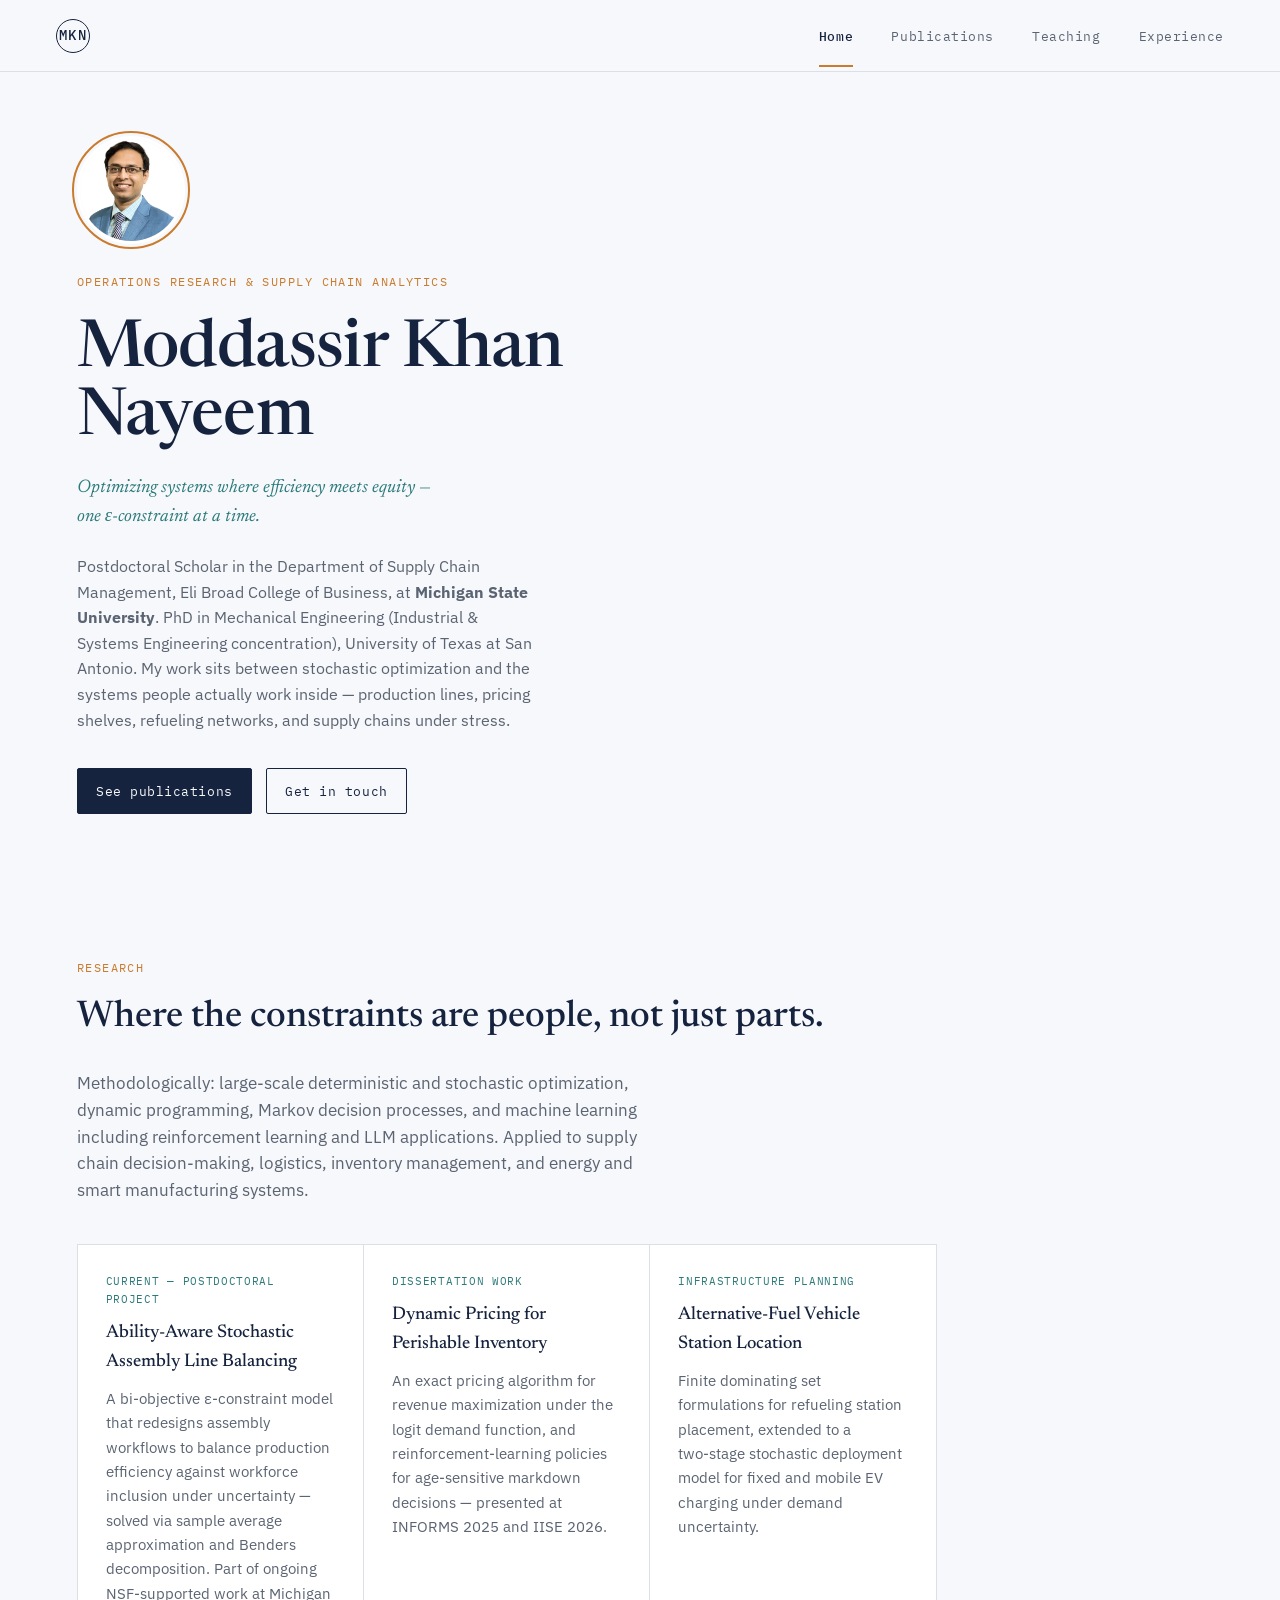
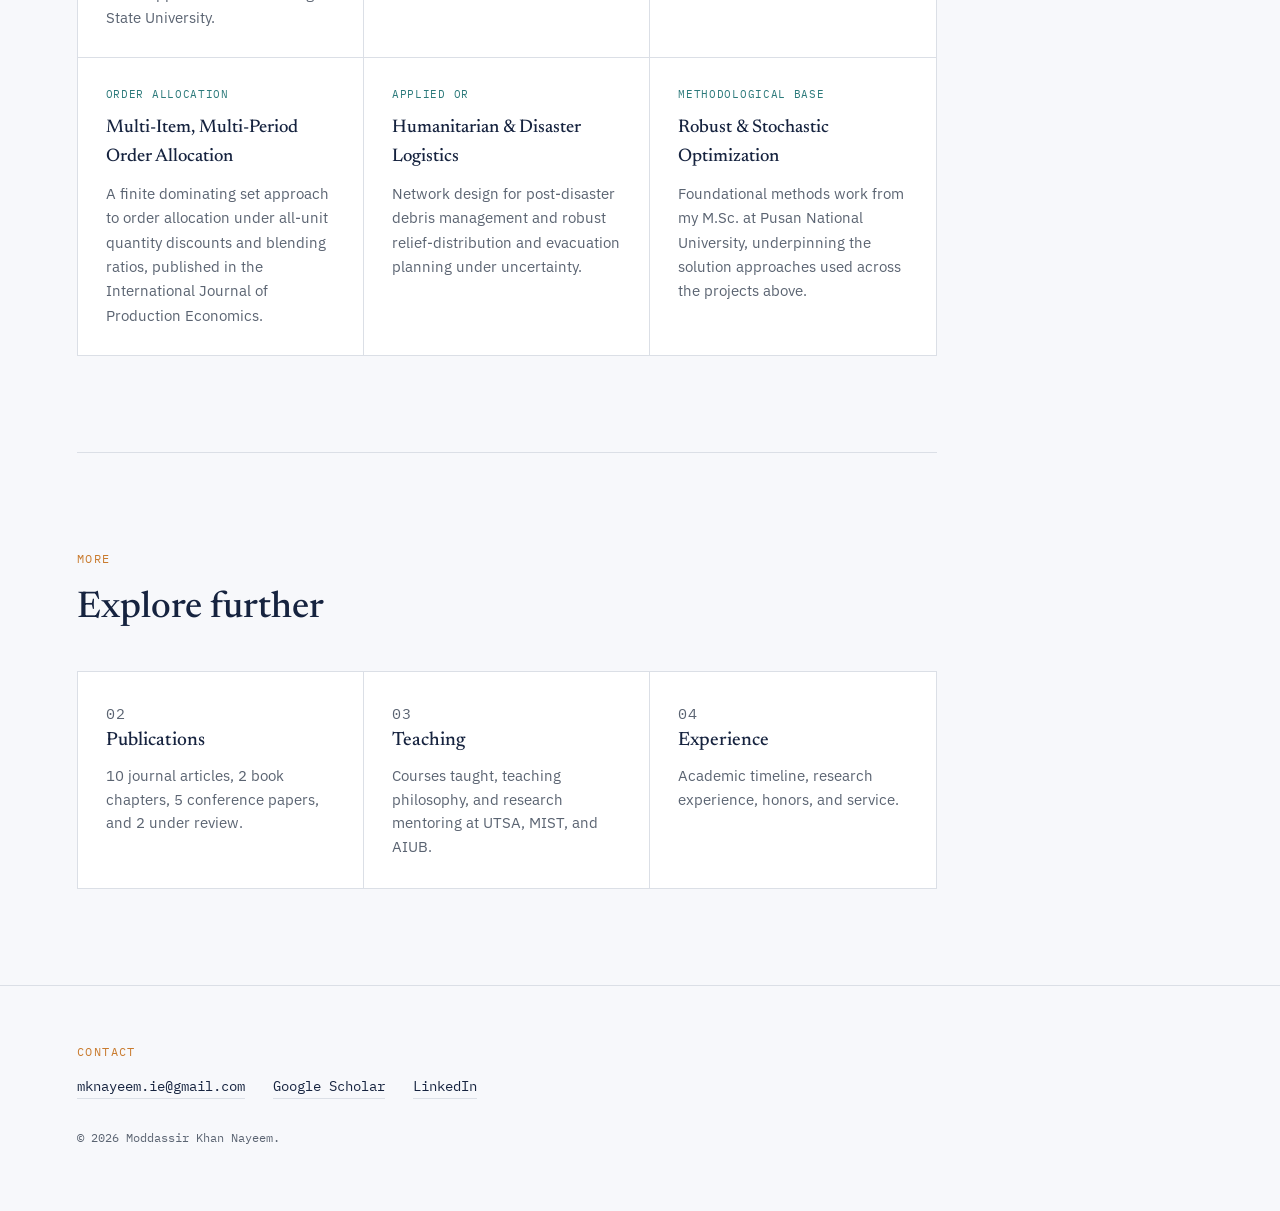
<file: index.html>
<!DOCTYPE html>
<html lang="en">
<head>
<meta charset="UTF-8">
<meta name="viewport" content="width=device-width, initial-scale=1.0">
<title>Moddassir Khan Nayeem — Operations Research</title>
<meta name="description" content="Moddassir Khan Nayeem — Postdoctoral Scholar, Supply Chain Management, Michigan State University. Stochastic optimization, dynamic pricing, and ability-aware workforce systems.">
<link rel="preconnect" href="https://fonts.googleapis.com">
<link rel="preconnect" href="https://fonts.gstatic.com" crossorigin>
<link href="https://fonts.googleapis.com/css2?family=Newsreader:ital,opsz,wght@0,6..72,400;0,6..72,500;0,6..72,600;1,6..72,400;1,6..72,500&family=IBM+Plex+Sans:wght@400;500;600&family=IBM+Plex+Mono:wght@400;500&display=swap" rel="stylesheet">
<link rel="stylesheet" href="styles.css">
</head>
<body>

<button class="nav-toggle" id="navToggle" aria-label="Open navigation" aria-expanded="false">
  <span></span><span></span><span></span>
</button>

<nav class="sidenav" id="sidenav" aria-label="Site navigation">
  <a class="sidenav-mark" href="index.html">MKN</a>
  <ul>
    <li><a href="index.html" class="navlink">Home</a></li>
    <li><a href="publications.html" class="navlink">Publications</a></li>
    <li><a href="teaching.html" class="navlink">Teaching</a></li>
    <li><a href="experience.html" class="navlink">Experience</a></li>
  </ul>
</nav>

<main>

  <!-- ===== HERO ===== -->
  <section id="top" class="hero" aria-labelledby="hero-heading">
    <div class="hero-text">
      <img src="headshot.jpg" alt="Portrait of Moddassir Khan Nayeem" class="hero-photo">
      <p class="eyebrow">Operations Research &amp; Supply Chain Analytics</p>
      <h1 id="hero-heading">Moddassir Khan<br>Nayeem</h1>
      <p class="hero-sub"><em>Optimizing systems where efficiency meets equity —<br>one ε‑constraint at a time.</em></p>
      <p class="hero-lede">
        Postdoctoral Scholar in the Department of Supply Chain Management, Eli Broad College of
        Business, at <strong>Michigan State University</strong>. PhD in Mechanical Engineering
        (Industrial &amp; Systems Engineering concentration), University of Texas at San Antonio.
        My work sits between stochastic optimization and the systems people actually work
        inside — production lines, pricing shelves, refueling networks, and supply chains
        under stress.
      </p>
      <div class="hero-actions">
        <a href="publications.html" class="btn btn-primary">See publications</a>
        <a href="#contact" class="btn btn-ghost">Get in touch</a>
      </div>
    </div>
  </section>

  <!-- ===== RESEARCH ===== -->
  <section id="research" class="section">
    <p class="eyebrow">Research</p>
    <h2>Where the constraints are people, not just parts.</h2>
    <p class="section-lede">
      Methodologically: large‑scale deterministic and stochastic optimization, dynamic
      programming, Markov decision processes, and machine learning including reinforcement
      learning and LLM applications. Applied to supply chain decision‑making, logistics,
      inventory management, and energy and smart manufacturing systems.
    </p>

    <div class="research-grid">
      <article class="research-card">
        <p class="card-tag">current — postdoctoral project</p>
        <h3>Ability‑Aware Stochastic Assembly Line Balancing</h3>
        <p>
          A bi‑objective ε‑constraint model that redesigns assembly workflows to balance
          production efficiency against workforce inclusion under uncertainty — solved via
          sample average approximation and Benders decomposition. Part of ongoing NSF‑supported
          work at Michigan State University.
        </p>
      </article>

      <article class="research-card">
        <p class="card-tag">dissertation work</p>
        <h3>Dynamic Pricing for Perishable Inventory</h3>
        <p>
          An exact pricing algorithm for revenue maximization under the logit demand function,
          and reinforcement‑learning policies for age‑sensitive markdown decisions — presented
          at INFORMS 2025 and IISE 2026.
        </p>
      </article>

      <article class="research-card">
        <p class="card-tag">infrastructure planning</p>
        <h3>Alternative‑Fuel Vehicle Station Location</h3>
        <p>
          Finite dominating set formulations for refueling station placement, extended to a
          two‑stage stochastic deployment model for fixed and mobile EV charging under demand
          uncertainty.
        </p>
      </article>

      <article class="research-card">
        <p class="card-tag">order allocation</p>
        <h3>Multi‑Item, Multi‑Period Order Allocation</h3>
        <p>
          A finite dominating set approach to order allocation under all‑unit quantity discounts
          and blending ratios, published in the International Journal of Production Economics.
        </p>
      </article>

      <article class="research-card">
        <p class="card-tag">applied OR</p>
        <h3>Humanitarian &amp; Disaster Logistics</h3>
        <p>
          Network design for post‑disaster debris management and robust relief‑distribution and
          evacuation planning under uncertainty.
        </p>
      </article>

      <article class="research-card">
        <p class="card-tag">methodological base</p>
        <h3>Robust &amp; Stochastic Optimization</h3>
        <p>
          Foundational methods work from my M.Sc. at Pusan National University, underpinning the
          solution approaches used across the projects above.
        </p>
      </article>
    </div>
  </section>

  <!-- ===== EXPLORE MORE ===== -->
  <section class="section explore-section">
    <p class="eyebrow">More</p>
    <h2>Explore further</h2>
    <div class="explore-grid">
      <a href="publications.html" class="explore-card">
        <p class="card-tag">02</p>
        <h3>Publications</h3>
        <p>10 journal articles, 2 book chapters, 5 conference papers, and 2 under review.</p>
      </a>
      <a href="teaching.html" class="explore-card">
        <p class="card-tag">03</p>
        <h3>Teaching</h3>
        <p>Courses taught, teaching philosophy, and research mentoring at UTSA, MIST, and AIUB.</p>
      </a>
      <a href="experience.html" class="explore-card">
        <p class="card-tag">04</p>
        <h3>Experience</h3>
        <p>Academic timeline, research experience, honors, and service.</p>
      </a>
    </div>
  </section>

</main>

<footer class="site-footer" id="contact">
  <p class="eyebrow">Contact</p>
  <ul class="footer-contact">
    <li><a href="mailto:mknayeem.ie@gmail.com">mknayeem.ie@gmail.com</a></li>
    <li><a href="https://scholar.google.com/citations?user=6gZgJ9kAAAAJ&hl=en">Google Scholar</a></li>
    <li><a href="https://www.linkedin.com/in/moddassir-khan-nayeem-074326132">LinkedIn</a></li>
  </ul>
  <p class="footer-note">© <span class="js-year"></span> Moddassir Khan Nayeem.</p>
</footer>

<script src="script.js"></script>
</body>
</html>
</file>
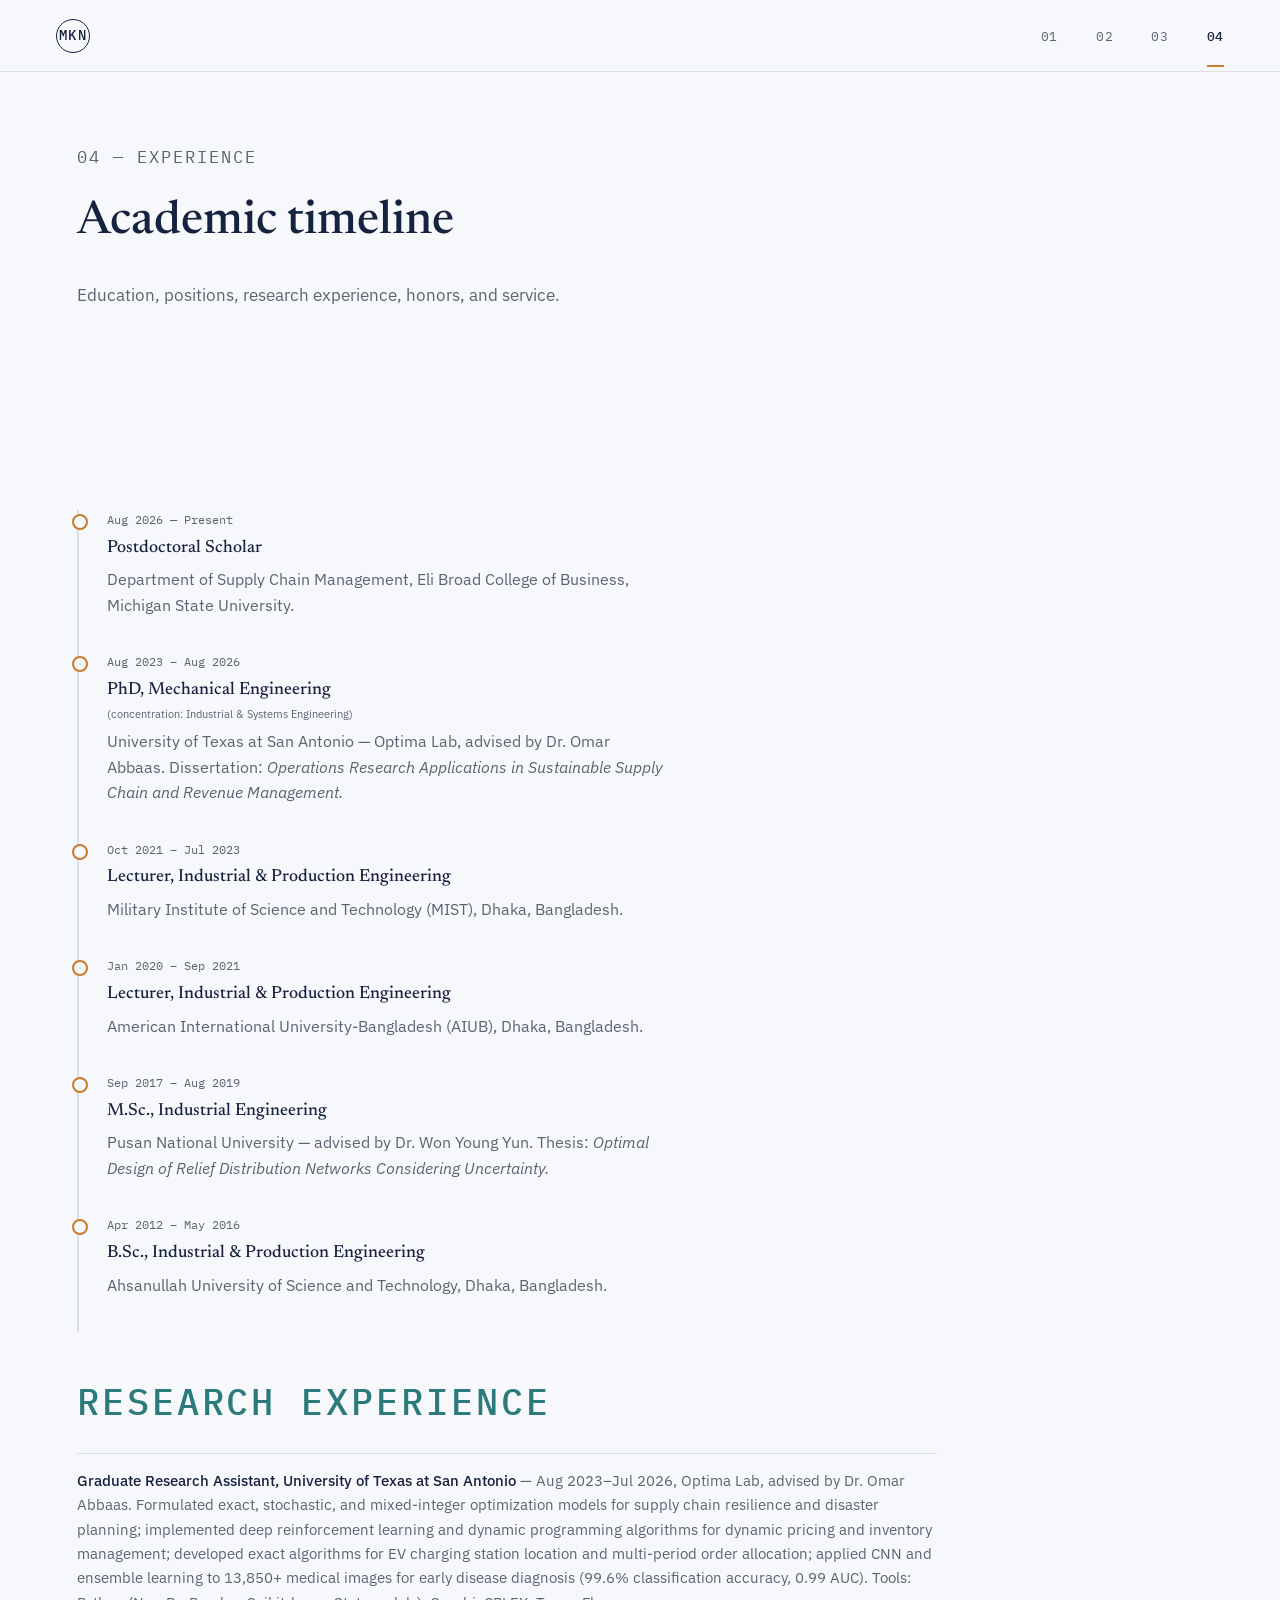
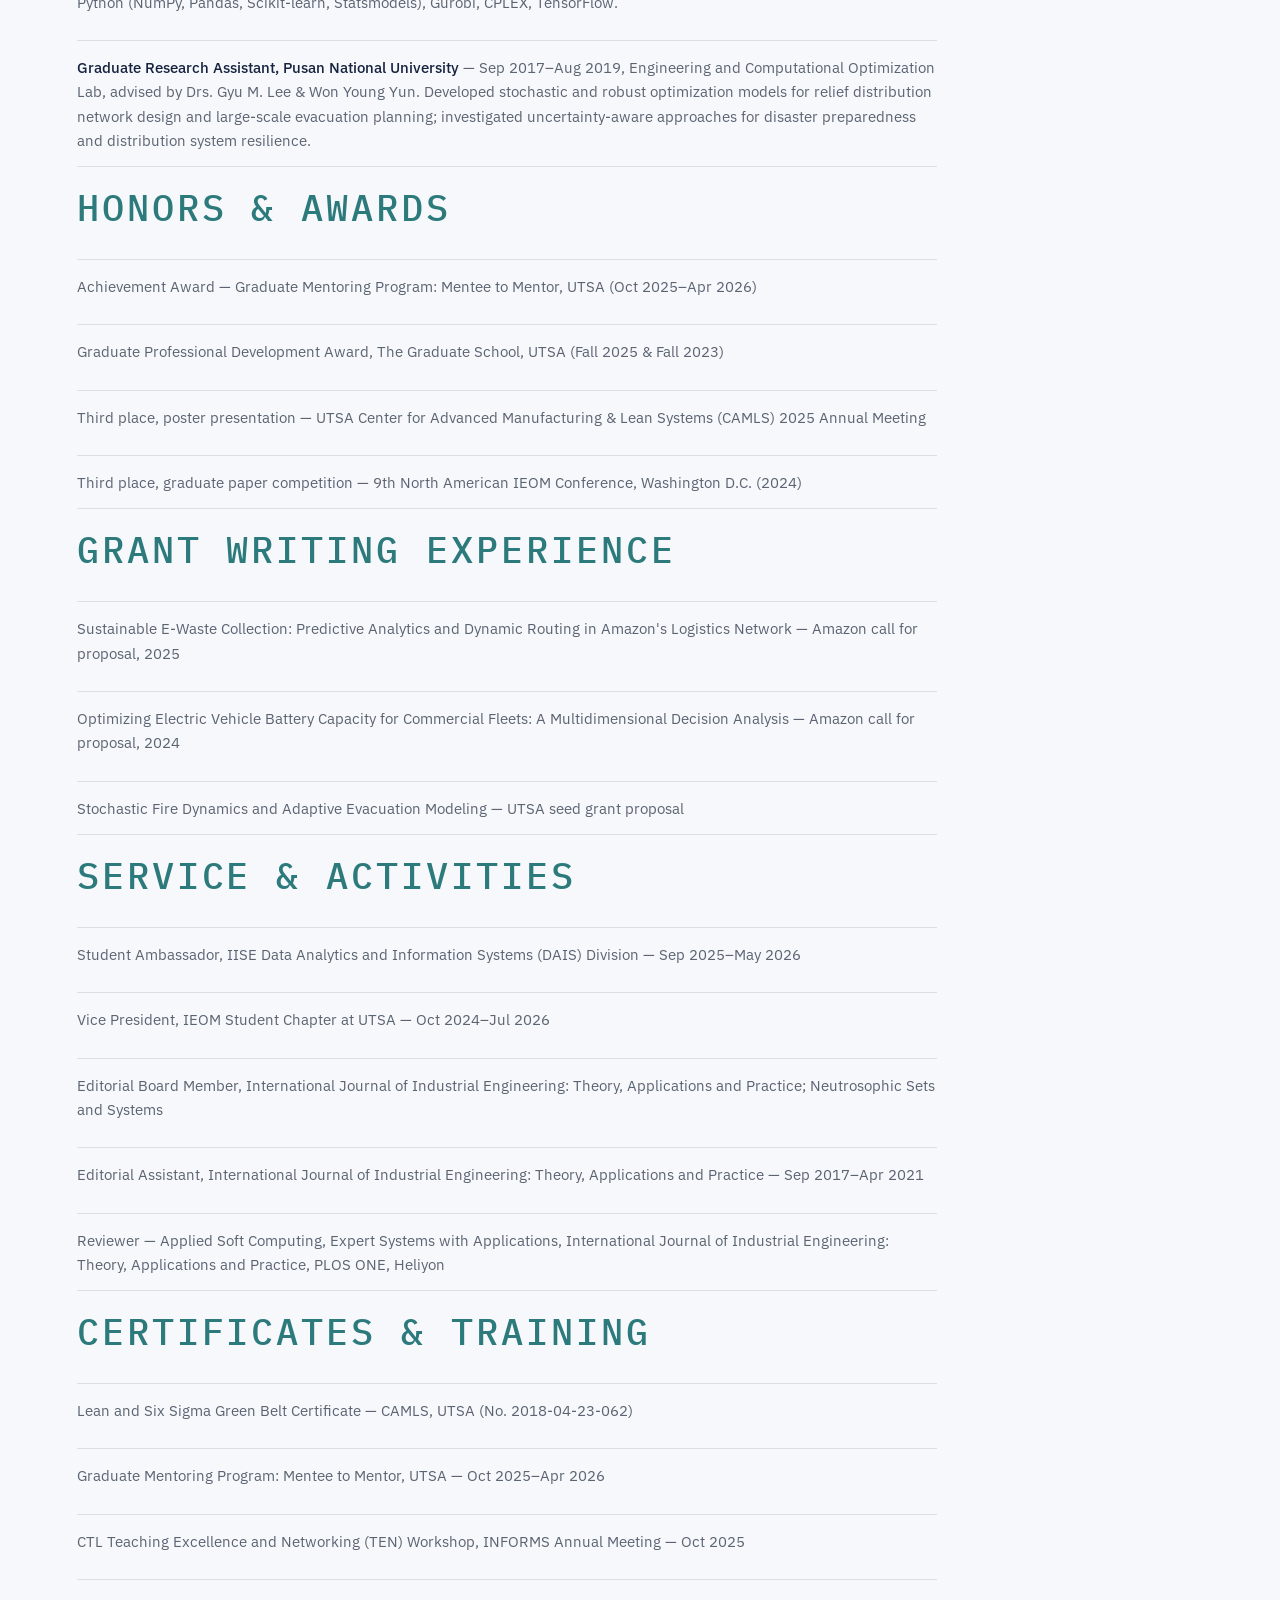
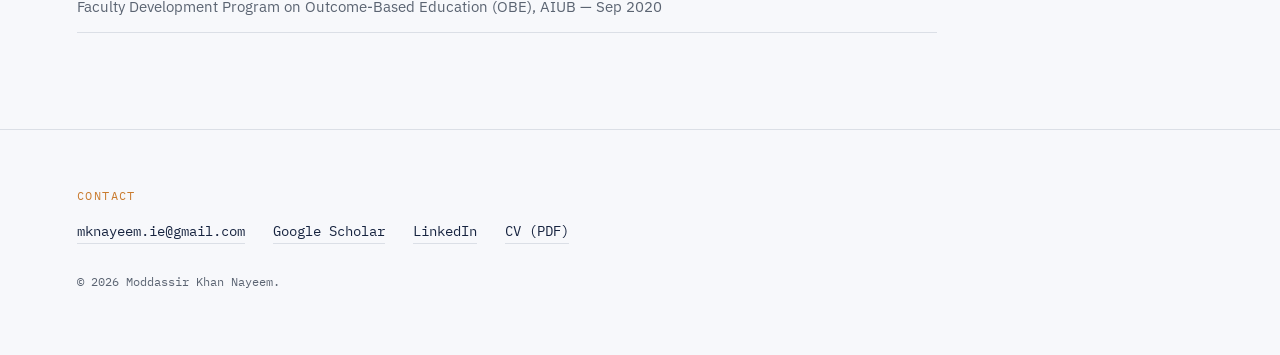
<file: experience.html>
<!DOCTYPE html>
<html lang="en">
<head>
<meta charset="UTF-8">
<meta name="viewport" content="width=device-width, initial-scale=1.0">
<title>Experience — Moddassir Khan Nayeem</title>
<meta name="description" content="Academic and research experience, honors, and service of Moddassir Khan Nayeem.">
<link rel="preconnect" href="https://fonts.googleapis.com">
<link rel="preconnect" href="https://fonts.gstatic.com" crossorigin>
<link href="https://fonts.googleapis.com/css2?family=Newsreader:ital,opsz,wght@0,6..72,400;0,6..72,500;0,6..72,600;1,6..72,400;1,6..72,500&family=IBM+Plex+Sans:wght@400;500;600&family=IBM+Plex+Mono:wght@400;500&display=swap" rel="stylesheet">
<link rel="stylesheet" href="styles.css">
</head>
<body>

<button class="nav-toggle" id="navToggle" aria-label="Open navigation" aria-expanded="false">
  <span></span><span></span><span></span>
</button>

<nav class="sidenav" id="sidenav" aria-label="Site navigation">
  <a class="sidenav-mark" href="index.html">MKN</a>
  <ul>
    <li><a href="index.html" class="navlink" data-label="Home">01</a></li>
    <li><a href="publications.html" class="navlink" data-label="Publications">02</a></li>
    <li><a href="teaching.html" class="navlink" data-label="Teaching">03</a></li>
    <li><a href="experience.html" class="navlink" data-label="Experience">04</a></li>
  </ul>
</nav>

<main>
  <header class="page-header">
    <p class="eyebrow">04 — Experience</p>
    <h1>Academic timeline</h1>
    <p>Education, positions, research experience, honors, and service.</p>
  </header>

  <section class="section">
    <ol class="timeline">
      <li class="timeline-item">
        <p class="tl-date">Aug 2026 — Present</p>
        <h3>Postdoctoral Scholar</h3>
        <p>Department of Supply Chain Management, Eli Broad College of Business, Michigan State University.</p>
      </li>
      <li class="timeline-item">
        <p class="tl-date">Aug 2023 – Aug 2026</p>
        <h3>PhD, Mechanical Engineering <span class="tl-note">(concentration: Industrial &amp; Systems Engineering)</span></h3>
        <p>University of Texas at San Antonio — Optima Lab, advised by Dr.&nbsp;Omar Abbaas. Dissertation: <em>Operations Research Applications in Sustainable Supply Chain and Revenue Management.</em></p>
      </li>
      <li class="timeline-item">
        <p class="tl-date">Oct 2021 – Jul 2023</p>
        <h3>Lecturer, Industrial &amp; Production Engineering</h3>
        <p>Military Institute of Science and Technology (MIST), Dhaka, Bangladesh.</p>
      </li>
      <li class="timeline-item">
        <p class="tl-date">Jan 2020 – Sep 2021</p>
        <h3>Lecturer, Industrial &amp; Production Engineering</h3>
        <p>American International University‑Bangladesh (AIUB), Dhaka, Bangladesh.</p>
      </li>
      <li class="timeline-item">
        <p class="tl-date">Sep 2017 – Aug 2019</p>
        <h3>M.Sc., Industrial Engineering</h3>
        <p>Pusan National University — advised by Dr.&nbsp;Won Young Yun. Thesis: <em>Optimal Design of Relief Distribution Networks Considering Uncertainty.</em></p>
      </li>
      <li class="timeline-item">
        <p class="tl-date">Apr 2012 – May 2016</p>
        <h3>B.Sc., Industrial &amp; Production Engineering</h3>
        <p>Ahsanullah University of Science and Technology, Dhaka, Bangladesh.</p>
      </li>
    </ol>

    <h2 class="subsection-title">Research experience</h2>
    <ul class="simple-list">
      <li>
        <strong>Graduate Research Assistant, University of Texas at San Antonio</strong> — Aug 2023–Jul 2026, Optima Lab, advised by Dr.&nbsp;Omar Abbaas.
        Formulated exact, stochastic, and mixed‑integer optimization models for supply chain
        resilience and disaster planning; implemented deep reinforcement learning and dynamic
        programming algorithms for dynamic pricing and inventory management; developed exact
        algorithms for EV charging station location and multi‑period order allocation; applied
        CNN and ensemble learning to 13,850+ medical images for early disease diagnosis (99.6%
        classification accuracy, 0.99 AUC). Tools: Python (NumPy, Pandas, Scikit‑learn,
        Statsmodels), Gurobi, CPLEX, TensorFlow.
      </li>
      <li>
        <strong>Graduate Research Assistant, Pusan National University</strong> — Sep 2017–Aug 2019, Engineering and Computational Optimization Lab, advised by Drs. Gyu M. Lee &amp; Won Young Yun.
        Developed stochastic and robust optimization models for relief distribution network
        design and large‑scale evacuation planning; investigated uncertainty‑aware approaches
        for disaster preparedness and distribution system resilience.
      </li>
    </ul>

    <h2 class="subsection-title">Honors &amp; awards</h2>
    <ul class="simple-list">
      <li>Achievement Award — Graduate Mentoring Program: Mentee to Mentor, UTSA (Oct 2025–Apr 2026)</li>
      <li>Graduate Professional Development Award, The Graduate School, UTSA (Fall 2025 &amp; Fall 2023)</li>
      <li>Third place, poster presentation — UTSA Center for Advanced Manufacturing &amp; Lean Systems (CAMLS) 2025 Annual Meeting</li>
      <li>Third place, graduate paper competition — 9th North American IEOM Conference, Washington D.C. (2024)</li>
    </ul>

    <h2 class="subsection-title">Grant writing experience</h2>
    <ul class="simple-list">
      <li>Sustainable E‑Waste Collection: Predictive Analytics and Dynamic Routing in Amazon's Logistics Network — Amazon call for proposal, 2025</li>
      <li>Optimizing Electric Vehicle Battery Capacity for Commercial Fleets: A Multidimensional Decision Analysis — Amazon call for proposal, 2024</li>
      <li>Stochastic Fire Dynamics and Adaptive Evacuation Modeling — UTSA seed grant proposal</li>
    </ul>

    <h2 class="subsection-title">Service &amp; activities</h2>
    <ul class="simple-list">
      <li>Student Ambassador, IISE Data Analytics and Information Systems (DAIS) Division — Sep 2025–May 2026</li>
      <li>Vice President, IEOM Student Chapter at UTSA — Oct 2024–Jul 2026</li>
      <li>Editorial Board Member, International Journal of Industrial Engineering: Theory, Applications and Practice; Neutrosophic Sets and Systems</li>
      <li>Editorial Assistant, International Journal of Industrial Engineering: Theory, Applications and Practice — Sep 2017–Apr 2021</li>
      <li>Reviewer — Applied Soft Computing, Expert Systems with Applications, International Journal of Industrial Engineering: Theory, Applications and Practice, PLOS ONE, Heliyon</li>
    </ul>

    <h2 class="subsection-title">Certificates &amp; training</h2>
    <ul class="simple-list">
      <li>Lean and Six Sigma Green Belt Certificate — CAMLS, UTSA (No. 2018‑04‑23‑062)</li>
      <li>Graduate Mentoring Program: Mentee to Mentor, UTSA — Oct 2025–Apr 2026</li>
      <li>CTL Teaching Excellence and Networking (TEN) Workshop, INFORMS Annual Meeting — Oct 2025</li>
      <li>Faculty Development Program on Outcome‑Based Education (OBE), AIUB — Sep 2020</li>
    </ul>
  </section>
</main>

<footer class="site-footer" id="contact">
  <p class="eyebrow">Contact</p>
  <ul class="footer-contact">
    <li><a href="mailto:mknayeem.ie@gmail.com">mknayeem.ie@gmail.com</a></li>
    <li><a href="https://scholar.google.com/citations?user=6gZgJ9kAAAAJ&hl=en">Google Scholar</a></li>
    <li><a href="https://www.linkedin.com/in/moddassir-khan-nayeem-074326132">LinkedIn</a></li>
    <li><a href="cv.pdf">CV (PDF)</a></li>
  </ul>
  <p class="footer-note">© <span class="js-year"></span> Moddassir Khan Nayeem.</p>
</footer>

<script src="script.js"></script>
</body>
</html>
</file>
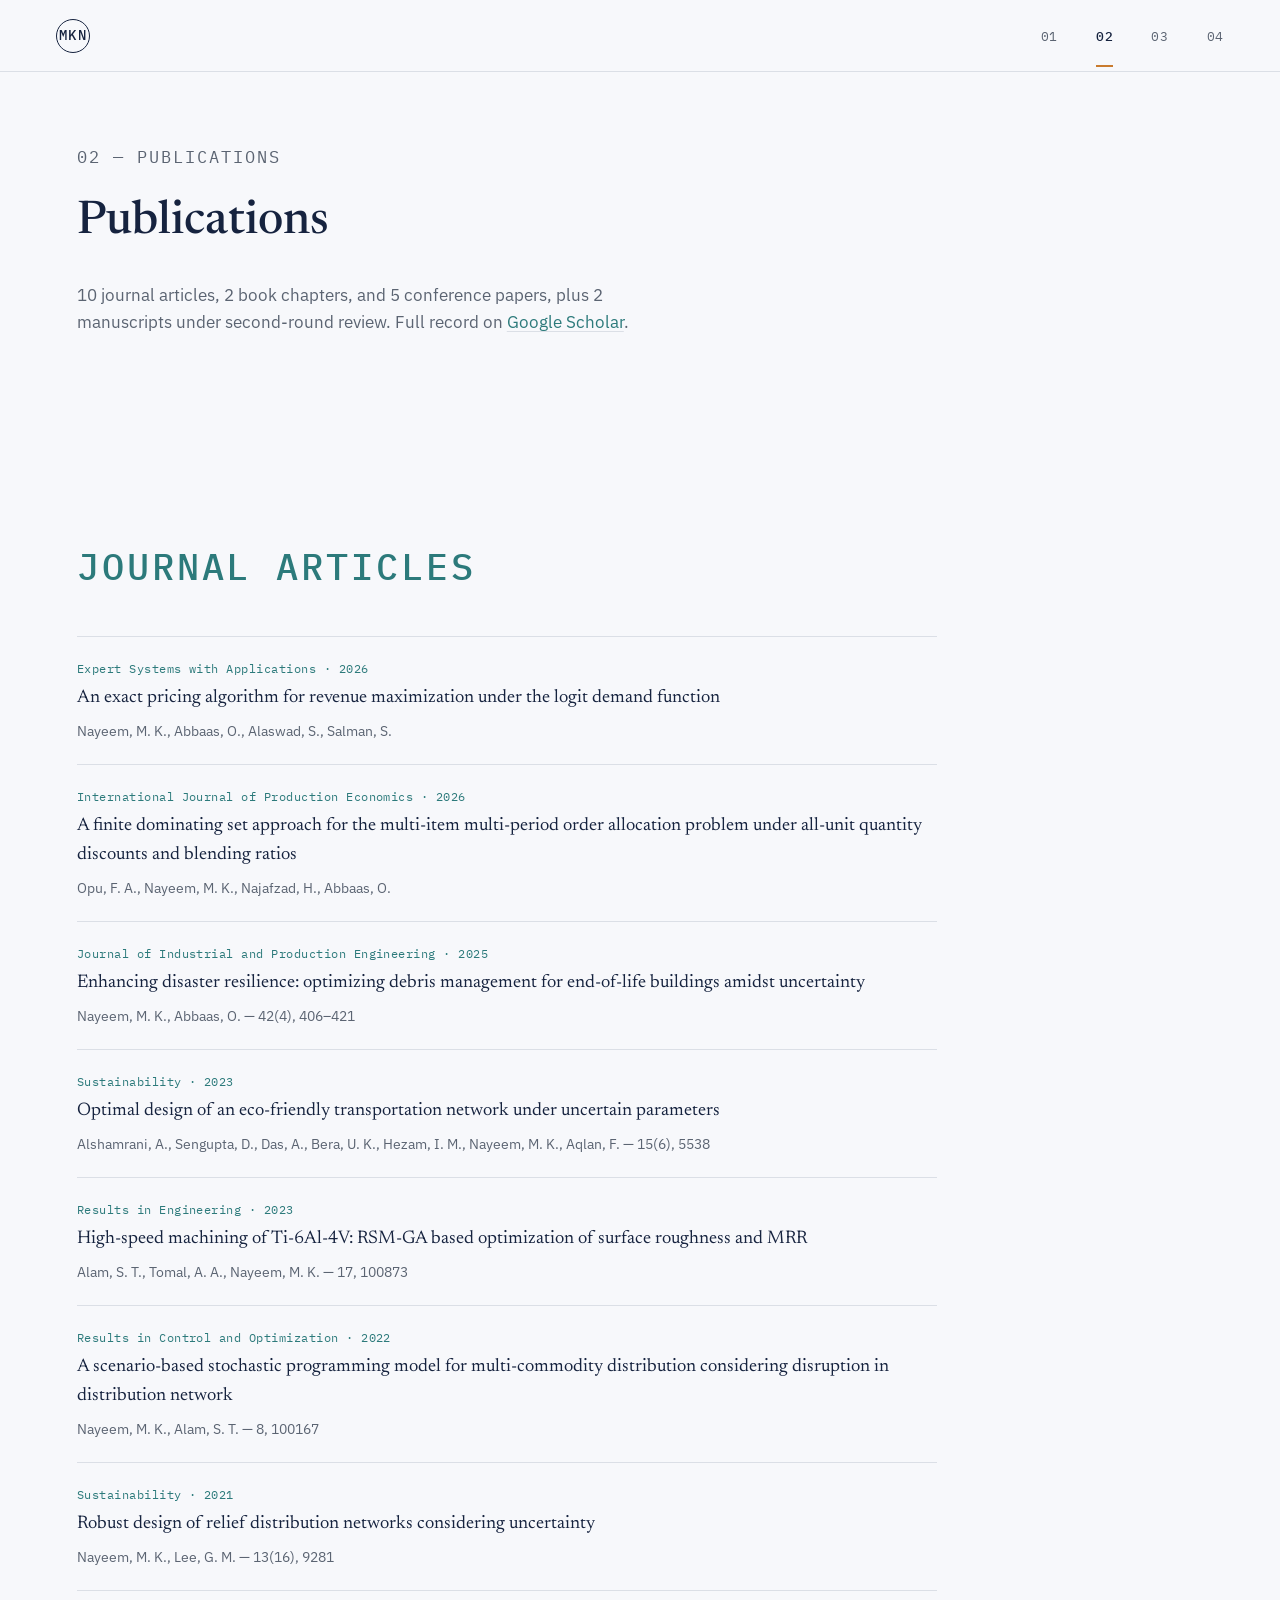
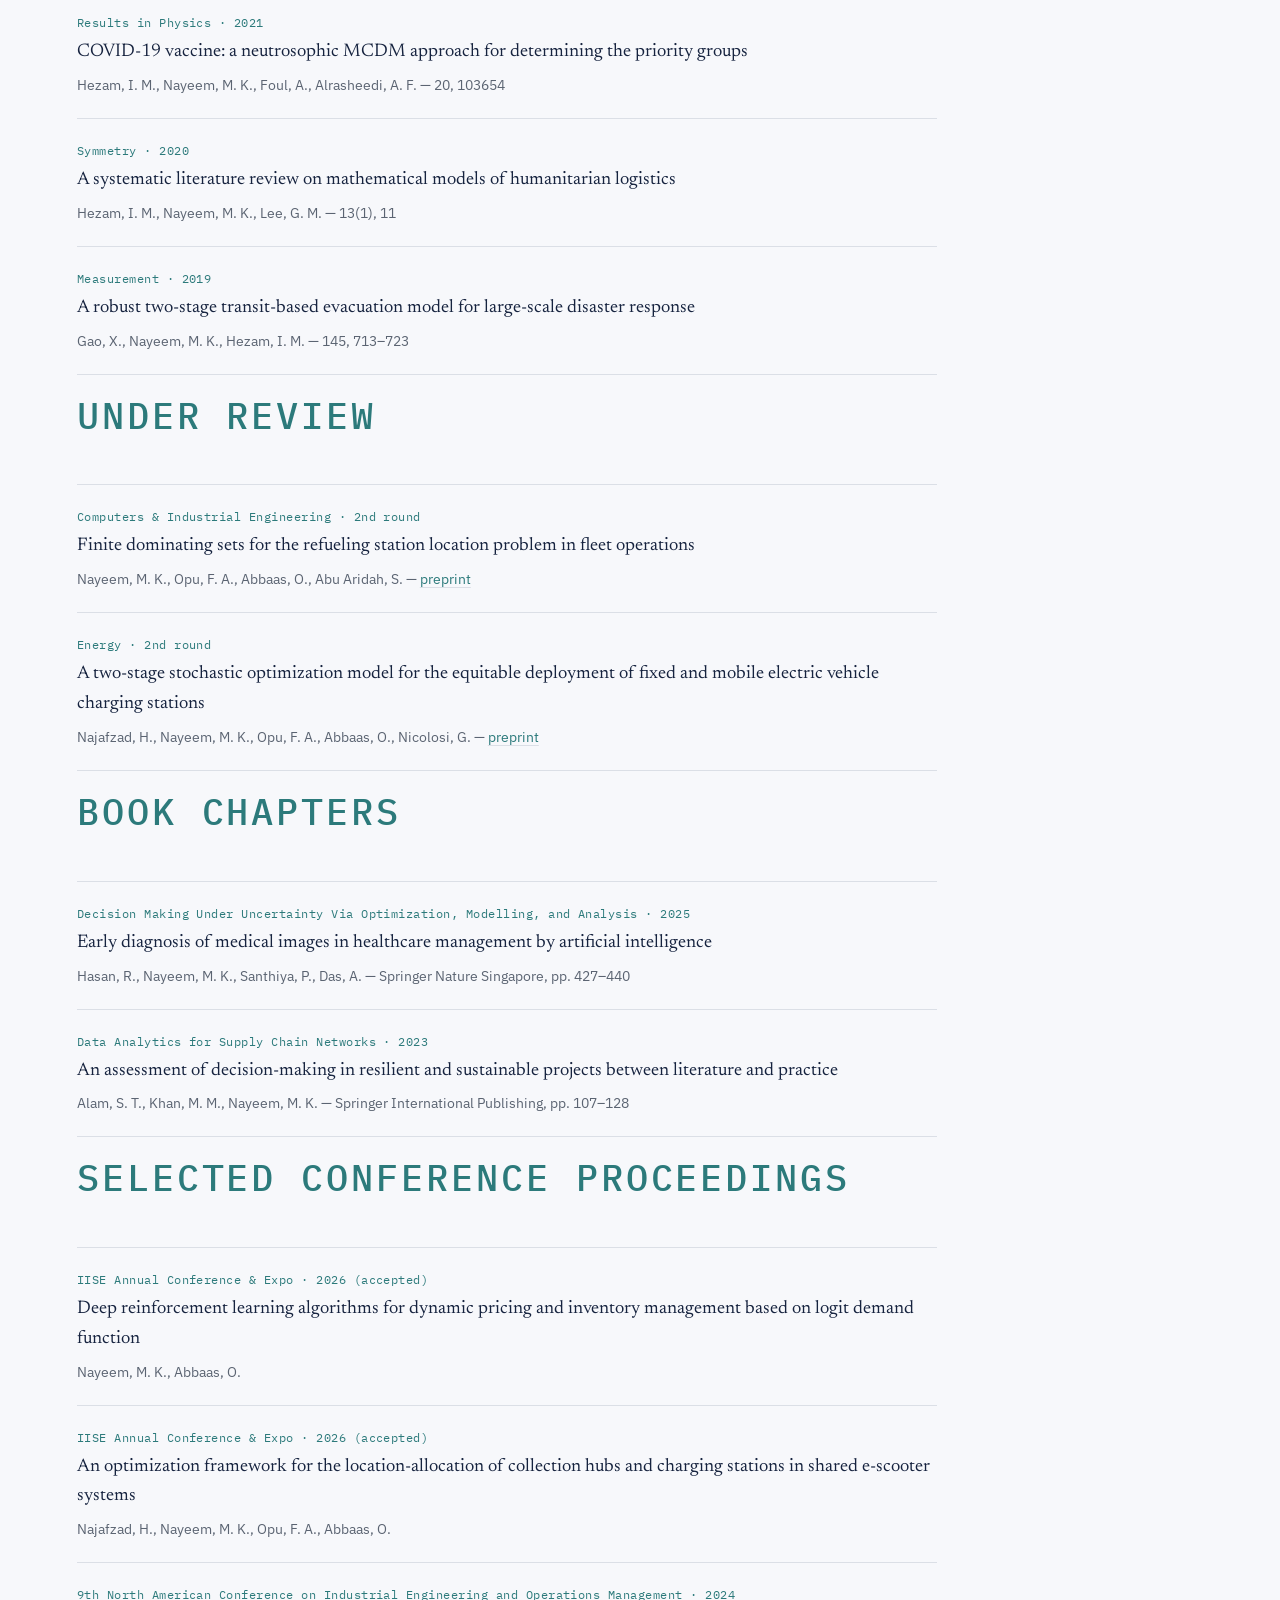
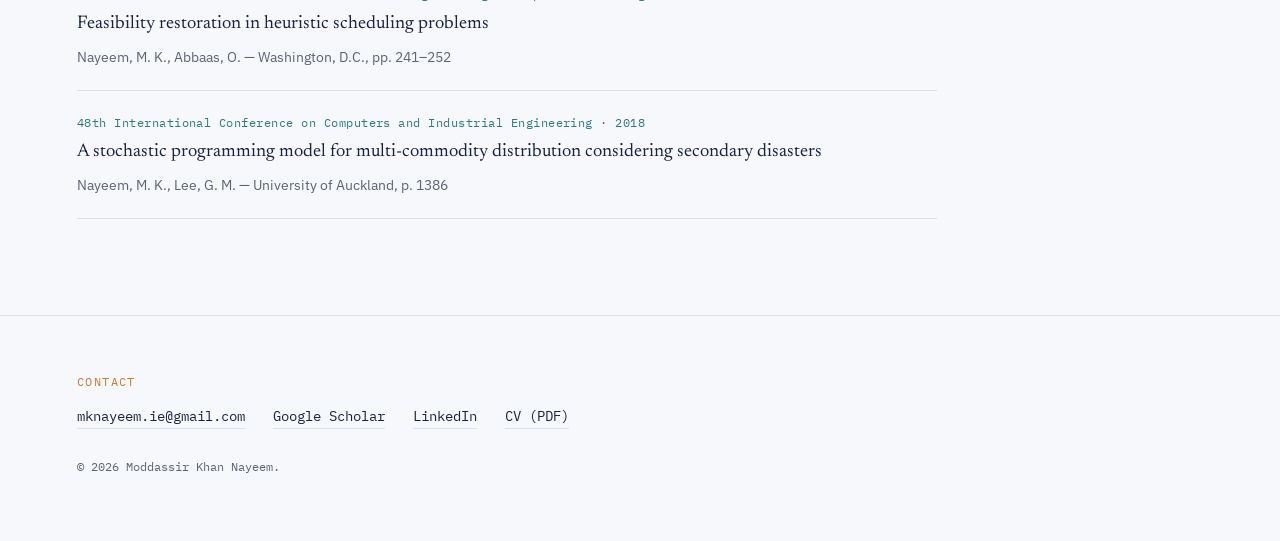
<file: publications.html>
<!DOCTYPE html>
<html lang="en">
<head>
<meta charset="UTF-8">
<meta name="viewport" content="width=device-width, initial-scale=1.0">
<title>Publications — Moddassir Khan Nayeem</title>
<meta name="description" content="Journal articles, book chapters, and conference proceedings by Moddassir Khan Nayeem.">
<link rel="preconnect" href="https://fonts.googleapis.com">
<link rel="preconnect" href="https://fonts.gstatic.com" crossorigin>
<link href="https://fonts.googleapis.com/css2?family=Newsreader:ital,opsz,wght@0,6..72,400;0,6..72,500;0,6..72,600;1,6..72,400;1,6..72,500&family=IBM+Plex+Sans:wght@400;500;600&family=IBM+Plex+Mono:wght@400;500&display=swap" rel="stylesheet">
<link rel="stylesheet" href="styles.css">
</head>
<body>

<button class="nav-toggle" id="navToggle" aria-label="Open navigation" aria-expanded="false">
  <span></span><span></span><span></span>
</button>

<nav class="sidenav" id="sidenav" aria-label="Site navigation">
  <a class="sidenav-mark" href="index.html">MKN</a>
  <ul>
    <li><a href="index.html" class="navlink" data-label="Home">01</a></li>
    <li><a href="publications.html" class="navlink" data-label="Publications">02</a></li>
    <li><a href="teaching.html" class="navlink" data-label="Teaching">03</a></li>
    <li><a href="experience.html" class="navlink" data-label="Experience">04</a></li>
  </ul>
</nav>

<main>
  <header class="page-header">
    <p class="eyebrow">02 — Publications</p>
    <h1>Publications</h1>
    <p>
      10 journal articles, 2 book chapters, and 5 conference papers, plus 2 manuscripts under
      second‑round review. Full record on
      <a href="https://scholar.google.com/citations?user=6gZgJ9kAAAAJ&hl=en" class="inline-link">Google Scholar</a>.
    </p>
  </header>

  <section class="section">
    <h2 class="subsection-title">Journal articles</h2>
    <ul class="pub-list">
      <li class="pub-item">
        <p class="pub-venue">Expert Systems with Applications · 2026</p>
        <p class="pub-title">An exact pricing algorithm for revenue maximization under the logit demand function</p>
        <p class="pub-meta">Nayeem, M.&nbsp;K., Abbaas, O., Alaswad, S., Salman, S.</p>
      </li>
      <li class="pub-item">
        <p class="pub-venue">International Journal of Production Economics · 2026</p>
        <p class="pub-title">A finite dominating set approach for the multi‑item multi‑period order allocation problem under all‑unit quantity discounts and blending ratios</p>
        <p class="pub-meta">Opu, F.&nbsp;A., Nayeem, M.&nbsp;K., Najafzad, H., Abbaas, O.</p>
      </li>
      <li class="pub-item">
        <p class="pub-venue">Journal of Industrial and Production Engineering · 2025</p>
        <p class="pub-title">Enhancing disaster resilience: optimizing debris management for end‑of‑life buildings amidst uncertainty</p>
        <p class="pub-meta">Nayeem, M.&nbsp;K., Abbaas, O. — 42(4), 406–421</p>
      </li>
      <li class="pub-item">
        <p class="pub-venue">Sustainability · 2023</p>
        <p class="pub-title">Optimal design of an eco‑friendly transportation network under uncertain parameters</p>
        <p class="pub-meta">Alshamrani, A., Sengupta, D., Das, A., Bera, U.&nbsp;K., Hezam, I.&nbsp;M., Nayeem, M.&nbsp;K., Aqlan, F. — 15(6), 5538</p>
      </li>
      <li class="pub-item">
        <p class="pub-venue">Results in Engineering · 2023</p>
        <p class="pub-title">High‑speed machining of Ti‑6Al‑4V: RSM‑GA based optimization of surface roughness and MRR</p>
        <p class="pub-meta">Alam, S.&nbsp;T., Tomal, A.&nbsp;A., Nayeem, M.&nbsp;K. — 17, 100873</p>
      </li>
      <li class="pub-item">
        <p class="pub-venue">Results in Control and Optimization · 2022</p>
        <p class="pub-title">A scenario‑based stochastic programming model for multi‑commodity distribution considering disruption in distribution network</p>
        <p class="pub-meta">Nayeem, M.&nbsp;K., Alam, S.&nbsp;T. — 8, 100167</p>
      </li>
      <li class="pub-item">
        <p class="pub-venue">Sustainability · 2021</p>
        <p class="pub-title">Robust design of relief distribution networks considering uncertainty</p>
        <p class="pub-meta">Nayeem, M.&nbsp;K., Lee, G.&nbsp;M. — 13(16), 9281</p>
      </li>
      <li class="pub-item">
        <p class="pub-venue">Results in Physics · 2021</p>
        <p class="pub-title">COVID‑19 vaccine: a neutrosophic MCDM approach for determining the priority groups</p>
        <p class="pub-meta">Hezam, I.&nbsp;M., Nayeem, M.&nbsp;K., Foul, A., Alrasheedi, A.&nbsp;F. — 20, 103654</p>
      </li>
      <li class="pub-item">
        <p class="pub-venue">Symmetry · 2020</p>
        <p class="pub-title">A systematic literature review on mathematical models of humanitarian logistics</p>
        <p class="pub-meta">Hezam, I.&nbsp;M., Nayeem, M.&nbsp;K., Lee, G.&nbsp;M. — 13(1), 11</p>
      </li>
      <li class="pub-item">
        <p class="pub-venue">Measurement · 2019</p>
        <p class="pub-title">A robust two‑stage transit‑based evacuation model for large‑scale disaster response</p>
        <p class="pub-meta">Gao, X., Nayeem, M.&nbsp;K., Hezam, I.&nbsp;M. — 145, 713–723</p>
      </li>
    </ul>

    <h2 class="subsection-title">Under review</h2>
    <ul class="pub-list">
      <li class="pub-item">
        <p class="pub-venue">Computers &amp; Industrial Engineering · 2nd round</p>
        <p class="pub-title">Finite dominating sets for the refueling station location problem in fleet operations</p>
        <p class="pub-meta">Nayeem, M.&nbsp;K., Opu, F.&nbsp;A., Abbaas, O., Abu Aridah, S. — <a href="https://arxiv.org/abs/2509.11441" class="inline-link">preprint</a></p>
      </li>
      <li class="pub-item">
        <p class="pub-venue">Energy · 2nd round</p>
        <p class="pub-title">A two‑stage stochastic optimization model for the equitable deployment of fixed and mobile electric vehicle charging stations</p>
        <p class="pub-meta">Najafzad, H., Nayeem, M.&nbsp;K., Opu, F.&nbsp;A., Abbaas, O., Nicolosi, G. — <a href="https://arxiv.org/abs/2602.02333" class="inline-link">preprint</a></p>
      </li>
    </ul>

    <h2 class="subsection-title">Book chapters</h2>
    <ul class="pub-list">
      <li class="pub-item">
        <p class="pub-venue">Decision Making Under Uncertainty Via Optimization, Modelling, and Analysis · 2025</p>
        <p class="pub-title">Early diagnosis of medical images in healthcare management by artificial intelligence</p>
        <p class="pub-meta">Hasan, R., Nayeem, M.&nbsp;K., Santhiya, P., Das, A. — Springer Nature Singapore, pp. 427–440</p>
      </li>
      <li class="pub-item">
        <p class="pub-venue">Data Analytics for Supply Chain Networks · 2023</p>
        <p class="pub-title">An assessment of decision‑making in resilient and sustainable projects between literature and practice</p>
        <p class="pub-meta">Alam, S.&nbsp;T., Khan, M.&nbsp;M., Nayeem, M.&nbsp;K. — Springer International Publishing, pp. 107–128</p>
      </li>
    </ul>

    <h2 class="subsection-title">Selected conference proceedings</h2>
    <ul class="pub-list">
      <li class="pub-item">
        <p class="pub-venue">IISE Annual Conference &amp; Expo · 2026 (accepted)</p>
        <p class="pub-title">Deep reinforcement learning algorithms for dynamic pricing and inventory management based on logit demand function</p>
        <p class="pub-meta">Nayeem, M.&nbsp;K., Abbaas, O.</p>
      </li>
      <li class="pub-item">
        <p class="pub-venue">IISE Annual Conference &amp; Expo · 2026 (accepted)</p>
        <p class="pub-title">An optimization framework for the location‑allocation of collection hubs and charging stations in shared e‑scooter systems</p>
        <p class="pub-meta">Najafzad, H., Nayeem, M.&nbsp;K., Opu, F.&nbsp;A., Abbaas, O.</p>
      </li>
      <li class="pub-item">
        <p class="pub-venue">9th North American Conference on Industrial Engineering and Operations Management · 2024</p>
        <p class="pub-title">Feasibility restoration in heuristic scheduling problems</p>
        <p class="pub-meta">Nayeem, M.&nbsp;K., Abbaas, O. — Washington, D.C., pp. 241–252</p>
      </li>
      <li class="pub-item">
        <p class="pub-venue">48th International Conference on Computers and Industrial Engineering · 2018</p>
        <p class="pub-title">A stochastic programming model for multi‑commodity distribution considering secondary disasters</p>
        <p class="pub-meta">Nayeem, M.&nbsp;K., Lee, G.&nbsp;M. — University of Auckland, p. 1386</p>
      </li>
    </ul>
  </section>
</main>

<footer class="site-footer" id="contact">
  <p class="eyebrow">Contact</p>
  <ul class="footer-contact">
    <li><a href="mailto:mknayeem.ie@gmail.com">mknayeem.ie@gmail.com</a></li>
    <li><a href="https://scholar.google.com/citations?user=6gZgJ9kAAAAJ&hl=en">Google Scholar</a></li>
    <li><a href="https://www.linkedin.com/in/moddassir-khan-nayeem-074326132">LinkedIn</a></li>
    <li><a href="cv.pdf">CV (PDF)</a></li>
  </ul>
  <p class="footer-note">© <span class="js-year"></span> Moddassir Khan Nayeem.</p>
</footer>

<script src="script.js"></script>
</body>
</html>
</file>
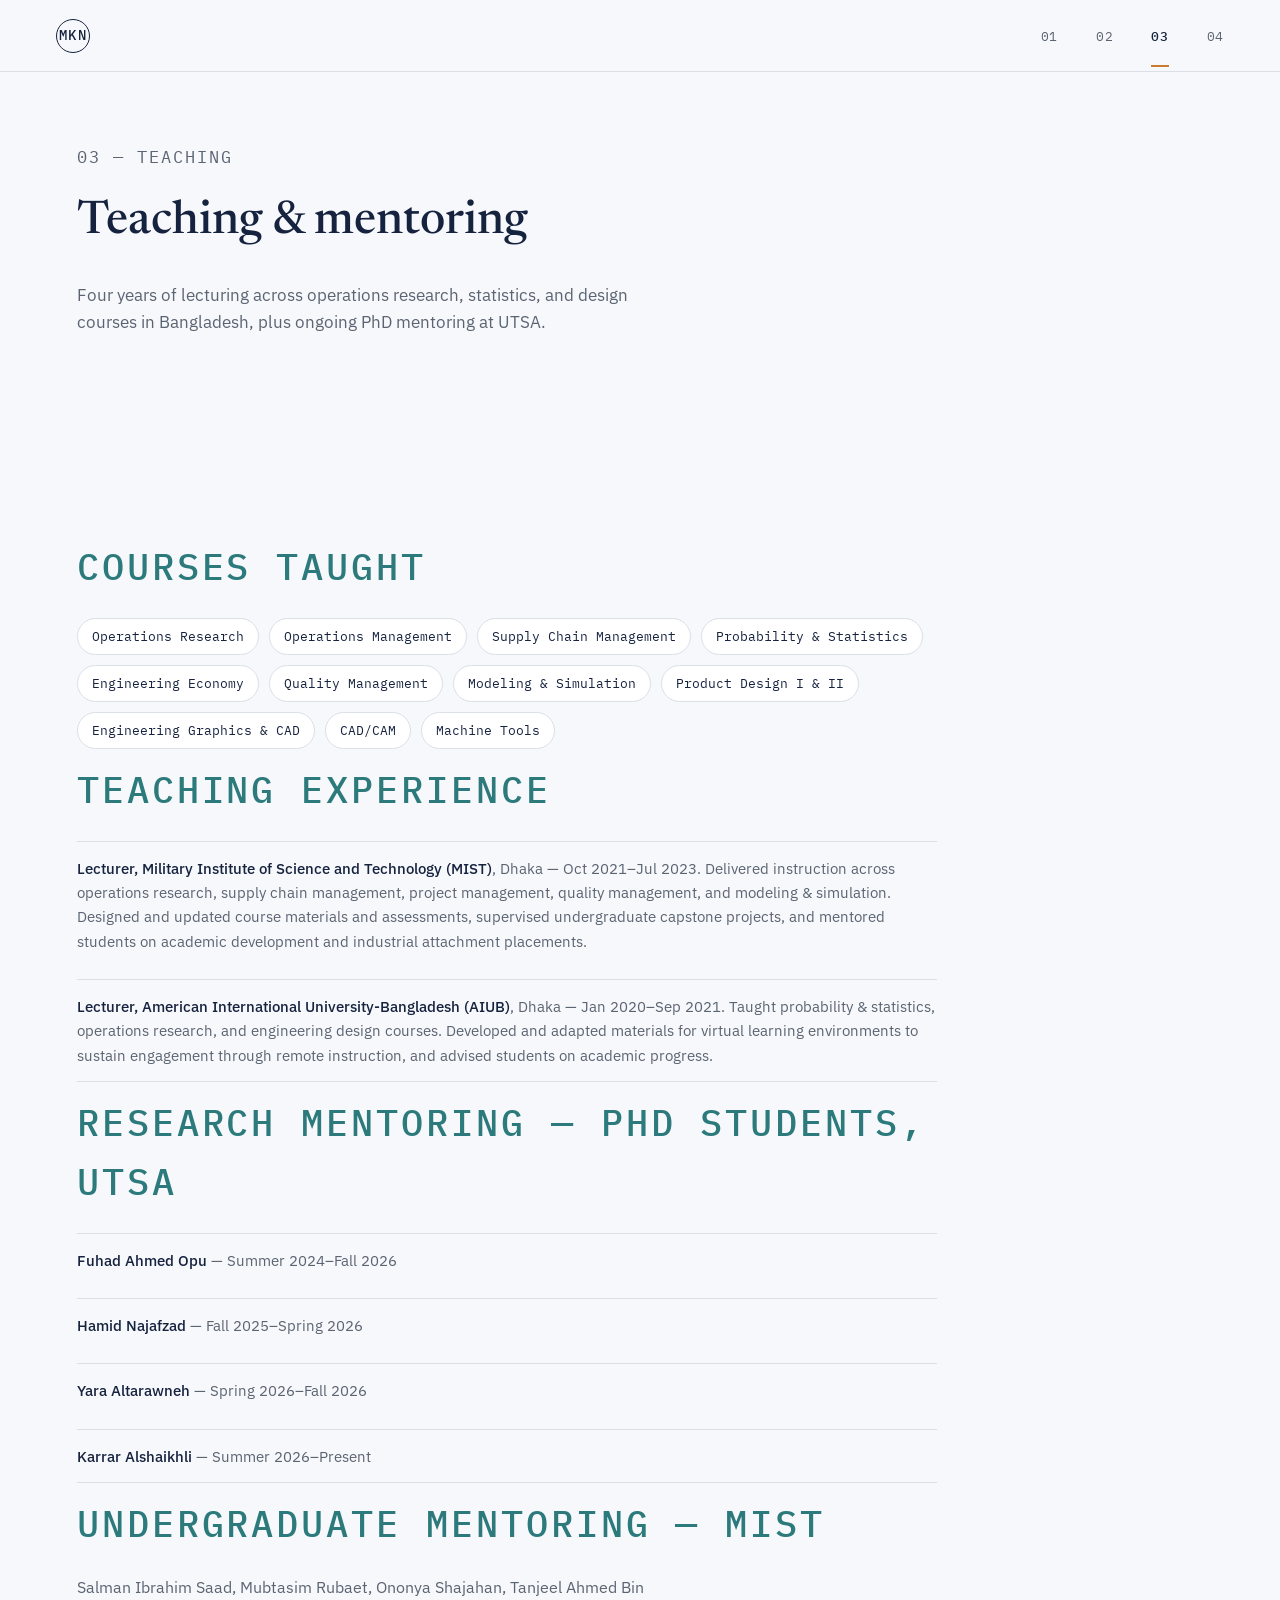
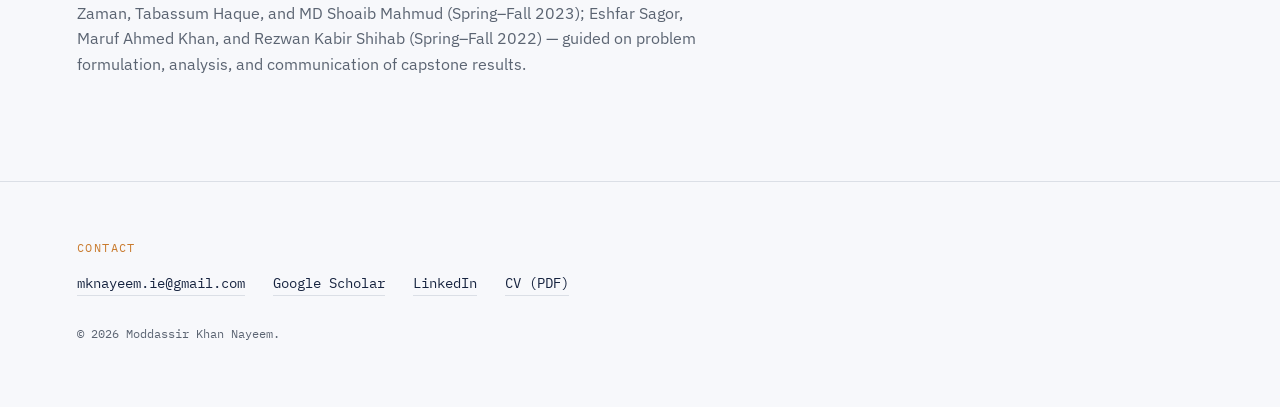
<file: teaching.html>
<!DOCTYPE html>
<html lang="en">
<head>
<meta charset="UTF-8">
<meta name="viewport" content="width=device-width, initial-scale=1.0">
<title>Teaching — Moddassir Khan Nayeem</title>
<meta name="description" content="Teaching experience, courses taught, and research mentoring by Moddassir Khan Nayeem.">
<link rel="preconnect" href="https://fonts.googleapis.com">
<link rel="preconnect" href="https://fonts.gstatic.com" crossorigin>
<link href="https://fonts.googleapis.com/css2?family=Newsreader:ital,opsz,wght@0,6..72,400;0,6..72,500;0,6..72,600;1,6..72,400;1,6..72,500&family=IBM+Plex+Sans:wght@400;500;600&family=IBM+Plex+Mono:wght@400;500&display=swap" rel="stylesheet">
<link rel="stylesheet" href="styles.css">
</head>
<body>

<button class="nav-toggle" id="navToggle" aria-label="Open navigation" aria-expanded="false">
  <span></span><span></span><span></span>
</button>

<nav class="sidenav" id="sidenav" aria-label="Site navigation">
  <a class="sidenav-mark" href="index.html">MKN</a>
  <ul>
    <li><a href="index.html" class="navlink" data-label="Home">01</a></li>
    <li><a href="publications.html" class="navlink" data-label="Publications">02</a></li>
    <li><a href="teaching.html" class="navlink" data-label="Teaching">03</a></li>
    <li><a href="experience.html" class="navlink" data-label="Experience">04</a></li>
  </ul>
</nav>

<main>
  <header class="page-header">
    <p class="eyebrow">03 — Teaching</p>
    <h1>Teaching &amp; mentoring</h1>
    <p>
      Four years of lecturing across operations research, statistics, and design courses in
      Bangladesh, plus ongoing PhD mentoring at UTSA.
    </p>
  </header>

  <section class="section">
    <h2 class="subsection-title">Courses taught</h2>
    <ul class="chip-list">
      <li class="chip">Operations Research</li>
      <li class="chip">Operations Management</li>
      <li class="chip">Supply Chain Management</li>
      <li class="chip">Probability &amp; Statistics</li>
      <li class="chip">Engineering Economy</li>
      <li class="chip">Quality Management</li>
      <li class="chip">Modeling &amp; Simulation</li>
      <li class="chip">Product Design I &amp; II</li>
      <li class="chip">Engineering Graphics &amp; CAD</li>
      <li class="chip">CAD/CAM</li>
      <li class="chip">Machine Tools</li>
    </ul>

    <h2 class="subsection-title">Teaching experience</h2>
    <ul class="simple-list">
      <li>
        <strong>Lecturer, Military Institute of Science and Technology (MIST)</strong>, Dhaka — Oct 2021–Jul 2023.
        Delivered instruction across operations research, supply chain management, project
        management, quality management, and modeling &amp; simulation. Designed and updated
        course materials and assessments, supervised undergraduate capstone projects, and
        mentored students on academic development and industrial attachment placements.
      </li>
      <li>
        <strong>Lecturer, American International University‑Bangladesh (AIUB)</strong>, Dhaka — Jan 2020–Sep 2021.
        Taught probability &amp; statistics, operations research, and engineering design courses.
        Developed and adapted materials for virtual learning environments to sustain engagement
        through remote instruction, and advised students on academic progress.
      </li>
    </ul>

    <h2 class="subsection-title">Research mentoring — PhD students, UTSA</h2>
    <ul class="simple-list">
      <li><strong>Fuhad Ahmed Opu</strong> — Summer 2024–Fall 2026</li>
      <li><strong>Hamid Najafzad</strong> — Fall 2025–Spring 2026</li>
      <li><strong>Yara Altarawneh</strong> — Spring 2026–Fall 2026</li>
      <li><strong>Karrar Alshaikhli</strong> — Summer 2026–Present</li>
    </ul>

    <h2 class="subsection-title">Undergraduate mentoring — MIST</h2>
    <p class="lead-para">
      Salman Ibrahim Saad, Mubtasim Rubaet, Ononya Shajahan, Tanjeel Ahmed Bin Zaman, Tabassum
      Haque, and MD Shoaib Mahmud (Spring–Fall 2023); Eshfar Sagor, Maruf Ahmed Khan, and
      Rezwan Kabir Shihab (Spring–Fall 2022) — guided on problem formulation, analysis, and
      communication of capstone results.
    </p>
  </section>
</main>

<footer class="site-footer" id="contact">
  <p class="eyebrow">Contact</p>
  <ul class="footer-contact">
    <li><a href="mailto:mknayeem.ie@gmail.com">mknayeem.ie@gmail.com</a></li>
    <li><a href="https://scholar.google.com/citations?user=6gZgJ9kAAAAJ&hl=en">Google Scholar</a></li>
    <li><a href="https://www.linkedin.com/in/moddassir-khan-nayeem-074326132">LinkedIn</a></li>
    <li><a href="cv.pdf">CV (PDF)</a></li>
  </ul>
  <p class="footer-note">© <span class="js-year"></span> Moddassir Khan Nayeem.</p>
</footer>

<script src="script.js"></script>
</body>
</html>
</file>
<file: styles.css>
/* ===========================================================
   Tokens
=========================================================== */
:root {
  --paper: #F7F8FB;
  --paper-raised: #FFFFFF;
  --ink: #16233F;
  --ink-soft: #5B6472;
  --line: #DBDFE6;
  --accent: #C97B2E;
  --accent-soft: #F0D9B8;
  --teal: #2C7A7B;

  --display: "Newsreader", Georgia, serif;
  --body: "IBM Plex Sans", -apple-system, Segoe UI, sans-serif;
  --mono: "IBM Plex Mono", ui-monospace, SFMono-Regular, monospace;
}

* { box-sizing: border-box; }

html { scroll-behavior: smooth; }

@media (prefers-reduced-motion: reduce) {
  html { scroll-behavior: auto; }
  * { animation-duration: 0.01ms !important; animation-iteration-count: 1 !important; transition-duration: 0.01ms !important; }
}

body {
  margin: 0;
  background: var(--paper);
  color: var(--ink);
  font-family: var(--body);
  font-size: 16px;
  line-height: 1.6;
  -webkit-font-smoothing: antialiased;
}

h1, h2, h3 { font-family: var(--display); font-weight: 500; margin: 0; color: var(--ink); }

a { color: inherit; }

.eyebrow {
  font-family: var(--mono);
  font-size: 0.75rem;
  letter-spacing: 0.12em;
  text-transform: uppercase;
  color: var(--accent);
  margin: 0 0 0.75rem;
}

.todo {
  font-family: var(--mono);
  font-size: 0.78em;
  color: var(--teal);
  background: rgba(44,122,123,0.08);
  padding: 0.05em 0.4em;
  border-radius: 3px;
}

/* ===========================================================
   Top navigation
=========================================================== */
:root {
  --header-h: 72px;
}

.sidenav {
  position: fixed;
  top: 0; left: 0; right: 0;
  height: var(--header-h);
  display: flex;
  align-items: center;
  justify-content: space-between;
  padding: 0 clamp(20px, 5vw, 56px);
  border-bottom: 1px solid var(--line);
  background: var(--paper);
  z-index: 40;
}

.sidenav-mark {
  font-family: var(--mono);
  font-weight: 500;
  font-size: 0.85rem;
  letter-spacing: 0.08em;
  color: var(--ink);
  text-decoration: none;
  border: 1px solid var(--ink);
  border-radius: 50%;
  width: 34px; height: 34px;
  display: flex; align-items: center; justify-content: center;
  flex-shrink: 0;
}

.sidenav ul {
  list-style: none;
  padding: 0; margin: 0;
  display: flex;
  align-items: center;
  gap: clamp(20px, 3vw, 40px);
}

.navlink {
  font-family: var(--mono);
  font-size: 0.82rem;
  letter-spacing: 0.04em;
  text-decoration: none;
  color: var(--ink-soft);
  transition: color 0.2s ease;
}

.navlink:hover, .navlink:focus-visible { color: var(--accent); }

.navlink.active { color: var(--ink); font-weight: 500; position: relative; }
.navlink.active::after {
  content: "";
  position: absolute;
  left: 0; right: 0; bottom: -22px;
  height: 2px;
  background: var(--accent);
}

.nav-toggle { display: none; }

/* ===========================================================
   Layout
=========================================================== */
main {
  margin-top: var(--header-h);
  padding: 0 clamp(24px, 6vw, 96px);
}

.site-footer {
  margin-top: 0;
  padding: 56px clamp(24px, 6vw, 96px) 64px;
  border-top: 1px solid var(--line);
}

.footer-contact {
  list-style: none;
  margin: 0 0 1.8rem;
  padding: 0;
  display: flex;
  flex-wrap: wrap;
  gap: 10px 28px;
}

.footer-contact a {
  font-family: var(--mono);
  font-size: 0.9rem;
  text-decoration: none;
  color: var(--ink);
  border-bottom: 1px solid var(--line);
  padding-bottom: 3px;
  transition: color 0.2s ease, border-color 0.2s ease;
}
.footer-contact a:hover { color: var(--accent); border-color: var(--accent); }

.footer-note {
  font-family: var(--mono);
  font-size: 0.75rem;
  color: var(--ink-soft);
  margin: 0;
}

/* ===========================================================
   Sections
=========================================================== */
.section {
  padding: 96px 0;
  border-bottom: 1px solid var(--line);
  max-width: 860px;
}
.section:last-of-type { border-bottom: none; }

.section h2 {
  font-size: clamp(1.7rem, 3vw, 2.3rem);
  margin: 0.3em 0 0.6em;
}

.section-lede {
  color: var(--ink-soft);
  max-width: 56ch;
  font-size: 1.05rem;
}

/* ===========================================================
   Hero
=========================================================== */
.hero {
  min-height: 78vh;
  display: flex;
  align-items: center;
  padding: 64px 0 48px;
}

.hero-text { max-width: 680px; }

.hero-photo {
  width: 108px;
  height: 108px;
  border-radius: 50%;
  object-fit: cover;
  border: 3px solid var(--paper-raised);
  outline: 2px solid var(--accent);
  outline-offset: 3px;
  margin-bottom: 28px;
  display: block;
}

/* ===========================================================
   Inner page header (Publications / Teaching / Experience)
=========================================================== */
.page-header {
  padding: 72px 0 48px;
  max-width: 720px;
}

.page-header h1 {
  font-size: clamp(2rem, 4.2vw, 2.9rem);
  margin: 0.3em 0 0.5em;
}

.page-header p {
  color: var(--ink-soft);
  max-width: 58ch;
  font-size: 1.05rem;
}

.hero h1 {
  font-size: clamp(2.4rem, 5.6vw, 4.1rem);
  line-height: 1.03;
  letter-spacing: -0.01em;
  margin-top: 0.4em;
}

.hero-sub {
  font-family: var(--display);
  font-size: 1.15rem;
  color: var(--teal);
  margin: 1.1em 0 0;
}

.hero-lede {
  margin-top: 1.4em;
  color: var(--ink-soft);
  max-width: 46ch;
}

.hero-actions {
  display: flex;
  gap: 14px;
  margin-top: 2.2em;
  flex-wrap: wrap;
}

.btn {
  font-family: var(--mono);
  font-size: 0.82rem;
  letter-spacing: 0.04em;
  text-decoration: none;
  padding: 0.85em 1.4em;
  border-radius: 2px;
  border: 1px solid var(--ink);
  transition: background 0.2s ease, color 0.2s ease, border-color 0.2s ease;
}
.btn-primary { background: var(--ink); color: var(--paper); }
.btn-primary:hover { background: var(--accent); border-color: var(--accent); }
.btn-ghost { background: transparent; color: var(--ink); }
.btn-ghost:hover { border-color: var(--accent); color: var(--accent); }

/* ===========================================================
   Research grid
=========================================================== */
.research-grid {
  display: grid;
  grid-template-columns: repeat(auto-fit, minmax(260px, 1fr));
  gap: 1px;
  background: var(--line);
  border: 1px solid var(--line);
  margin-top: 2.5rem;
  max-width: 100%;
}

.research-card {
  background: var(--paper-raised);
  padding: 28px;
  transition: background 0.2s ease;
}
.research-card:hover { background: #FBF6EE; }

.card-tag {
  font-family: var(--mono);
  font-size: 0.7rem;
  letter-spacing: 0.06em;
  text-transform: uppercase;
  color: var(--teal);
  margin: 0 0 0.8em;
}

.research-card h3 {
  font-size: 1.15rem;
  margin-bottom: 0.5em;
}

.research-card p:not(.card-tag) { color: var(--ink-soft); font-size: 0.95rem; margin: 0; }

/* ===========================================================
   Explore further (Home page)
=========================================================== */
.explore-section { max-width: 100%; }

.explore-grid {
  display: grid;
  grid-template-columns: repeat(auto-fit, minmax(220px, 1fr));
  gap: 1px;
  background: var(--line);
  border: 1px solid var(--line);
  margin-top: 2rem;
  max-width: 860px;
}

.explore-card {
  background: var(--paper-raised);
  padding: 30px 28px;
  text-decoration: none;
  color: var(--ink);
  transition: background 0.2s ease;
}
.explore-card:hover { background: #FBF6EE; }
.explore-card:hover h3 { color: var(--accent); }

.explore-card h3 { font-size: 1.2rem; margin-bottom: 0.4em; transition: color 0.2s ease; }
.explore-card p { color: var(--ink-soft); font-size: 0.92rem; margin: 0; }

/* ===========================================================
   Publications
=========================================================== */
.pub-list {
  list-style: none;
  margin: 2.5rem 0 0;
  padding: 0;
}

.pub-item {
  padding: 22px 0;
  border-top: 1px solid var(--line);
}
.pub-item:last-child { border-bottom: 1px solid var(--line); }

.pub-venue {
  font-family: var(--mono);
  font-size: 0.75rem;
  color: var(--teal);
  letter-spacing: 0.04em;
  margin: 0 0 0.4em;
}

.pub-title {
  font-family: var(--display);
  font-size: 1.15rem;
  margin: 0 0 0.35em;
}

.pub-meta { color: var(--ink-soft); font-size: 0.9rem; margin: 0; }

.pub-subhead {
  font-family: var(--mono);
  font-size: 0.8rem;
  letter-spacing: 0.06em;
  text-transform: uppercase;
  color: var(--ink-soft);
  margin: 2.5rem 0 0;
}

.inline-link {
  color: var(--teal);
  text-decoration: underline;
  text-decoration-color: var(--line);
  text-underline-offset: 3px;
  transition: text-decoration-color 0.2s ease;
}
.inline-link:hover { text-decoration-color: var(--teal); }

.tl-note {
  font-family: var(--body);
  font-weight: 400;
  font-size: 0.62em;
  color: var(--ink-soft);
  display: block;
  margin-top: 0.2em;
}

/* ===========================================================
   Timeline
=========================================================== */
.timeline {
  list-style: none;
  margin: 2.5rem 0 0;
  padding: 0;
  border-left: 2px solid var(--line);
}

.timeline-item {
  position: relative;
  padding: 0 0 34px 28px;
}
.timeline-item::before {
  content: "";
  position: absolute;
  left: -7px; top: 4px;
  width: 12px; height: 12px;
  border-radius: 50%;
  background: var(--paper);
  border: 2px solid var(--accent);
}

.tl-date {
  font-family: var(--mono);
  font-size: 0.78rem;
  color: var(--ink-soft);
  margin: 0 0 0.3em;
}

.timeline-item h3 { font-size: 1.1rem; margin-bottom: 0.3em; }
.timeline-item p:not(.tl-date) { color: var(--ink-soft); margin: 0; max-width: 56ch; }

/* ===========================================================
   Teaching / Experience extras
=========================================================== */
.subsection-title {
  font-family: var(--mono);
  font-size: 0.78rem;
  letter-spacing: 0.08em;
  text-transform: uppercase;
  color: var(--teal);
  margin: 3rem 0 1.2rem;
}
.subsection-title:first-of-type { margin-top: 2.5rem; }

.chip-list {
  list-style: none;
  margin: 0;
  padding: 0;
  display: flex;
  flex-wrap: wrap;
  gap: 10px;
}

.chip {
  font-family: var(--mono);
  font-size: 0.82rem;
  color: var(--ink);
  background: var(--paper-raised);
  border: 1px solid var(--line);
  padding: 7px 14px;
  border-radius: 999px;
}

.simple-list {
  list-style: none;
  margin: 0;
  padding: 0;
  display: flex;
  flex-direction: column;
  gap: 12px;
}

.simple-list li {
  padding: 14px 0;
  border-top: 1px solid var(--line);
  color: var(--ink-soft);
  font-size: 0.95rem;
}
.simple-list li:last-child { border-bottom: 1px solid var(--line); }
.simple-list strong { color: var(--ink); font-weight: 500; }

.lead-para {
  color: var(--ink-soft);
  max-width: 62ch;
  margin: 0 0 0.5em;
}

/* ===========================================================
   Responsive
=========================================================== */
@media (max-width: 700px) {
  :root { --header-h: 56px; }

  .sidenav { padding: 0 16px; }

  .sidenav ul {
    position: fixed;
    top: 56px; left: 0; right: 0;
    background: var(--paper-raised);
    border-bottom: 1px solid var(--line);
    flex-direction: column;
    align-items: flex-start;
    padding: 18px 20px 26px;
    gap: 18px;
    transform: translateY(-120%);
    opacity: 0;
    transition: transform 0.25s ease, opacity 0.25s ease;
  }
  .sidenav.open ul { transform: translateY(0); opacity: 1; }
  .navlink { font-size: 0.9rem; }
  .navlink.active::after { bottom: -4px; }

  .nav-toggle {
    position: fixed;
    top: 0; right: 16px;
    height: 56px;
    display: flex;
    flex-direction: column;
    justify-content: center;
    gap: 5px;
    width: 26px;
    background: none; border: none; cursor: pointer;
    padding: 0;
    z-index: 41;
  }
  .nav-toggle span { display: block; height: 2px; background: var(--ink); border-radius: 2px; }

  main { padding: 0 20px; }
  .hero { min-height: auto; padding: 40px 0; }
  .section { padding: 56px 0; }
}
</file>
